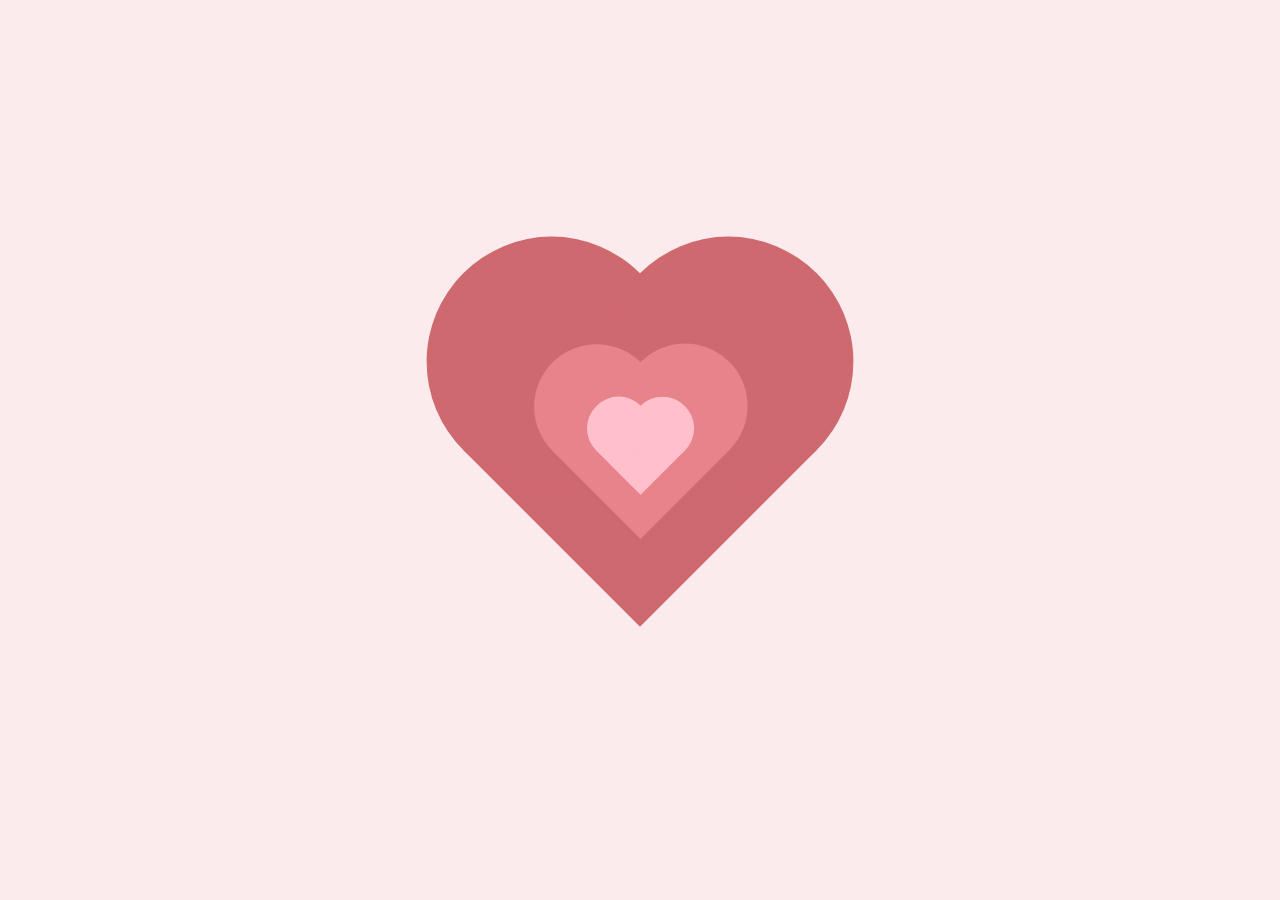
<file: index.html>
<!-- <h1>wdcdcsdcsd</h1> -->
    
        

        <!DOCTYPE html>
        <html lang="en">
        <head>
            <meta charset="UTF-8">
            <meta name="viewport" content="width=device-width, initial-scale=1.0">
            <link rel="stylesheet" href="index.css">
            <title>Love</title>
        </head>
        <body>
            <div class="back"></div>
            <div class="love"></div>
            <div class="love-1"></div>
                             <a class="love-2" href="./middle.html"></a>


           
            
          
        </body>

        </html>
</file>
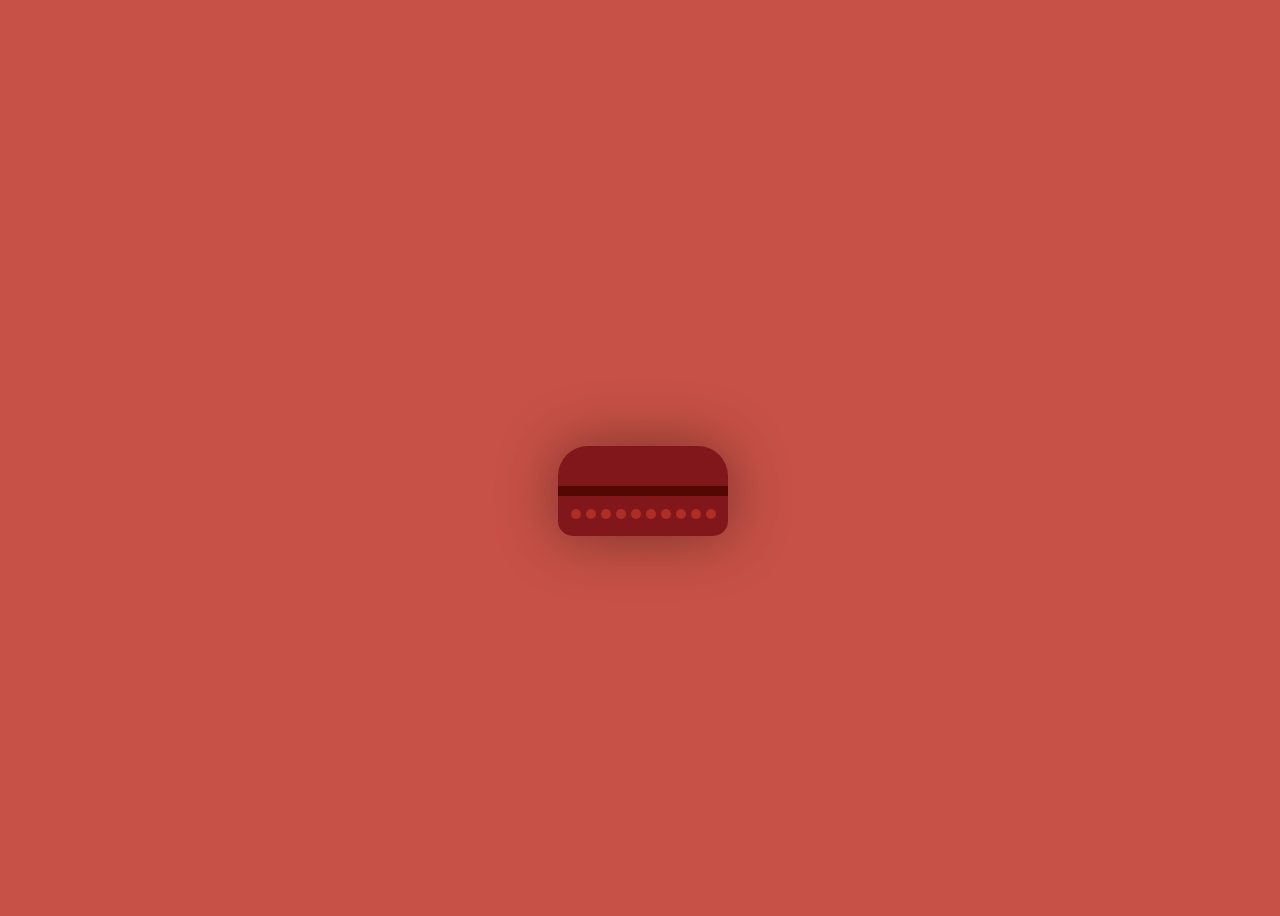
<file: box.html>
<!DOCTYPE html>
<html lang="en">
<head>
    <meta charset="UTF-8">
    <meta http-equiv="X-UA-Compatible" content="IE=edge">
    <meta name="viewport" content="width=device-width, initial-scale=1.0">
    <link rel="stylesheet" href="box.css">
    <title>Love</title>
</head>
<body>
    <div class="jewellery-box">
        <input id="open" type="checkbox">
        <label class="open" for="open"></label>
        <div class="bottom"></div>
        <div class="inner-top"></div>
        <div class="inner-bottom"></div>
        <div class="text">Ты выйдешь за меня?</div>
        <div class="diamond-ring">
          <div class="diamond"></div>
          <div class="band"></div>
          <div class="inner"></div>
          <div class="details"></div>
        </div>
</body>
</html>
</file>
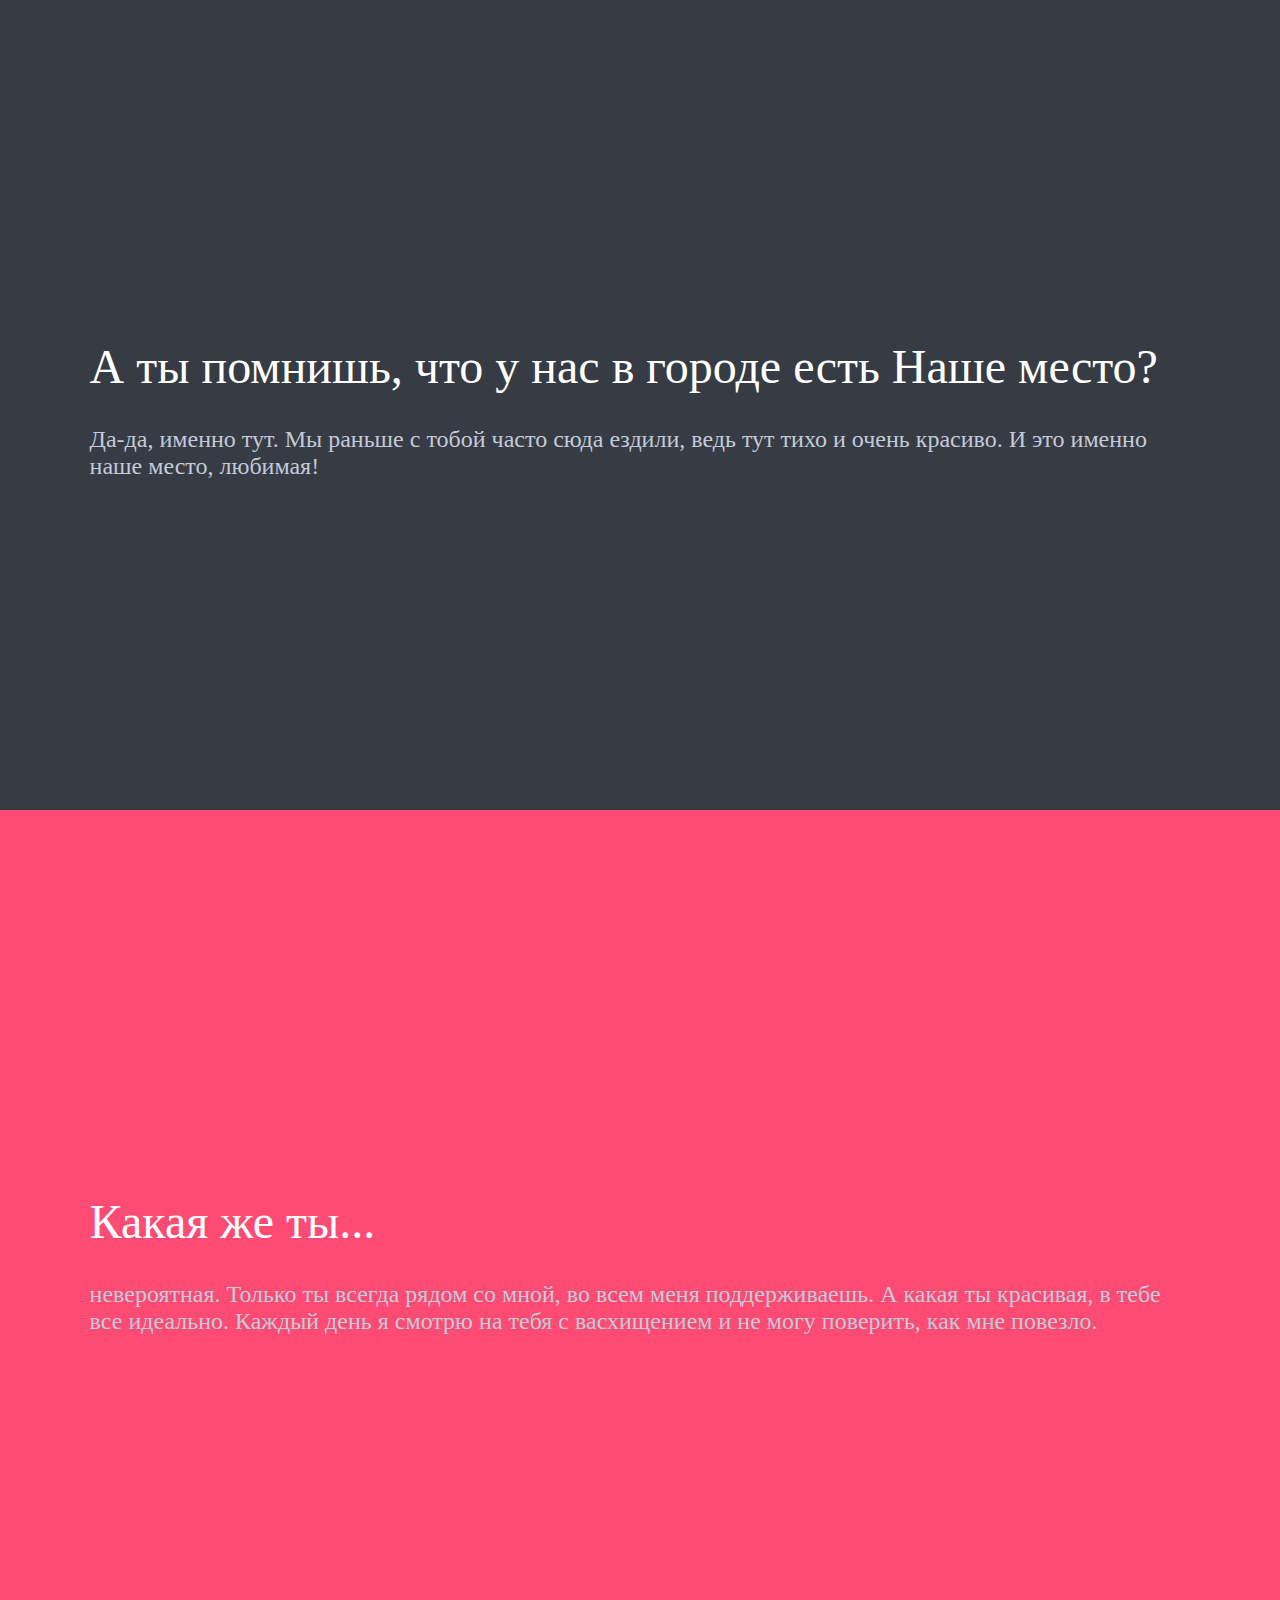
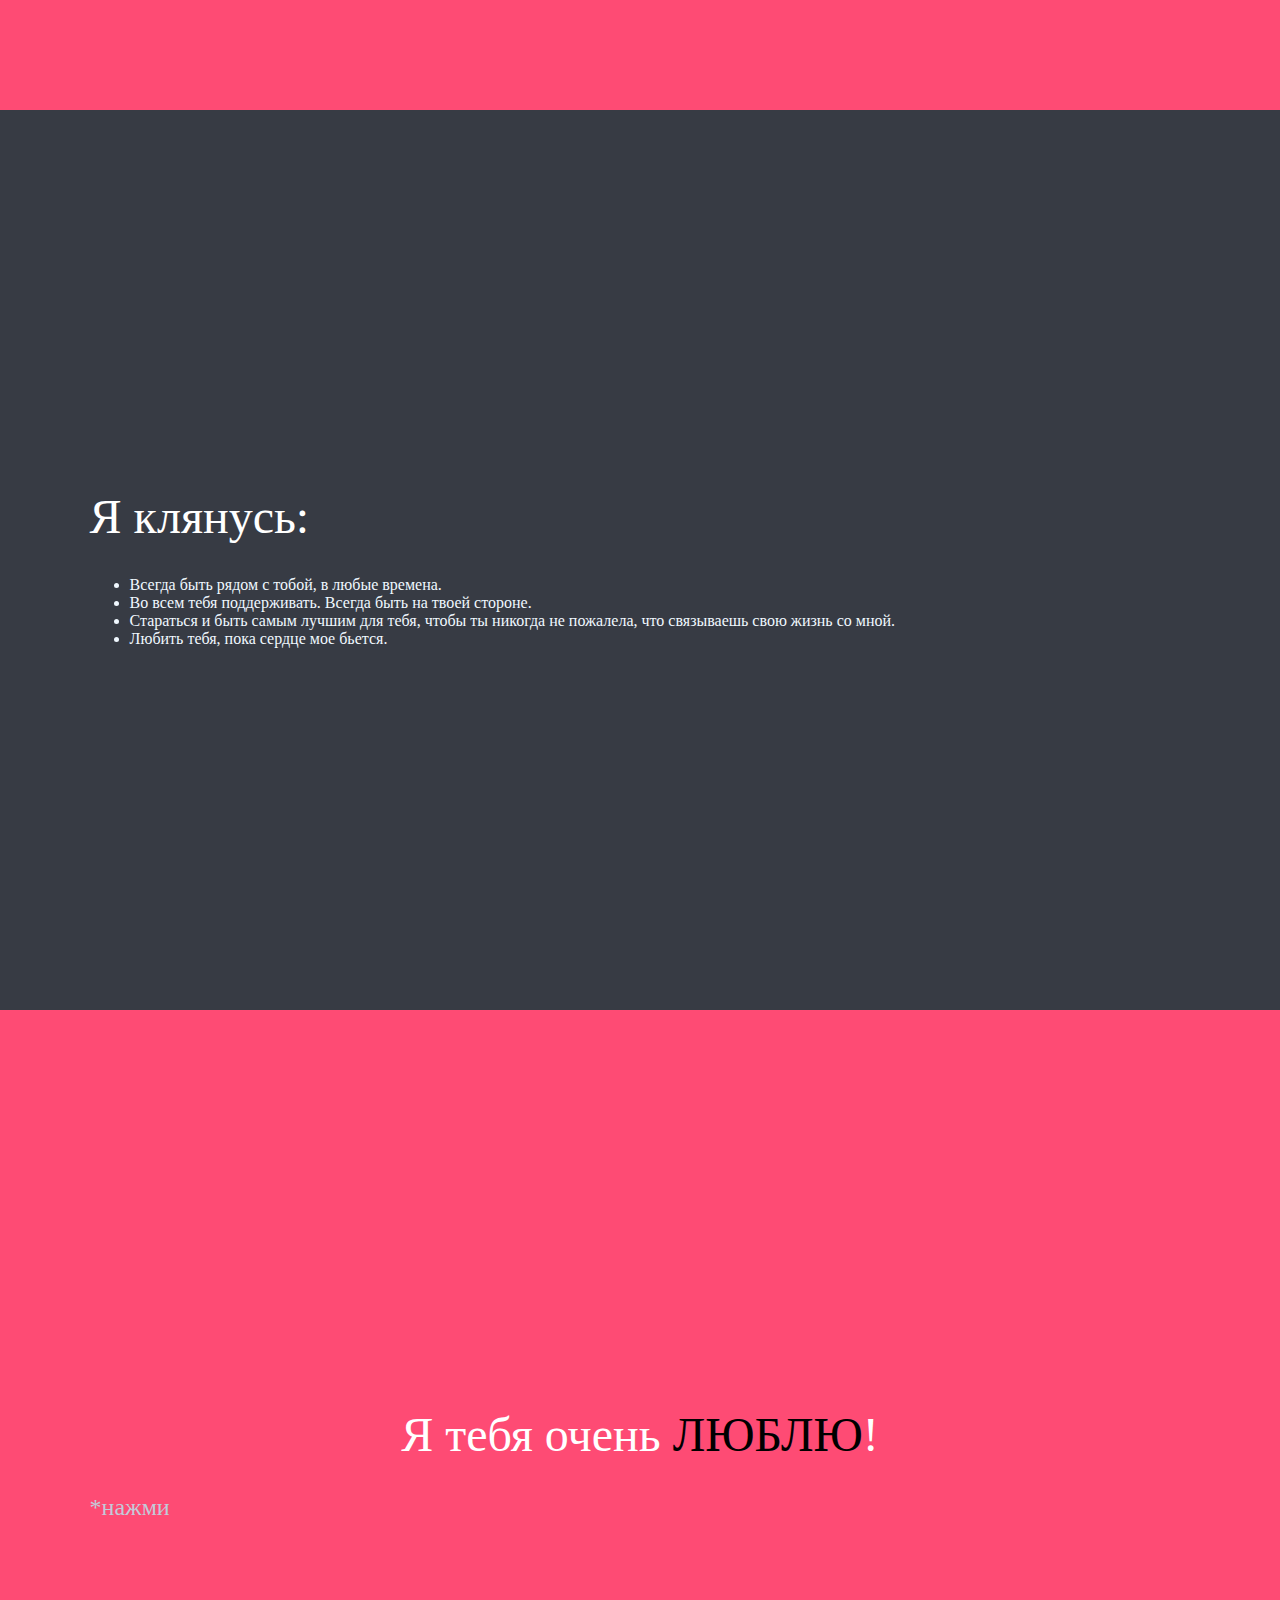
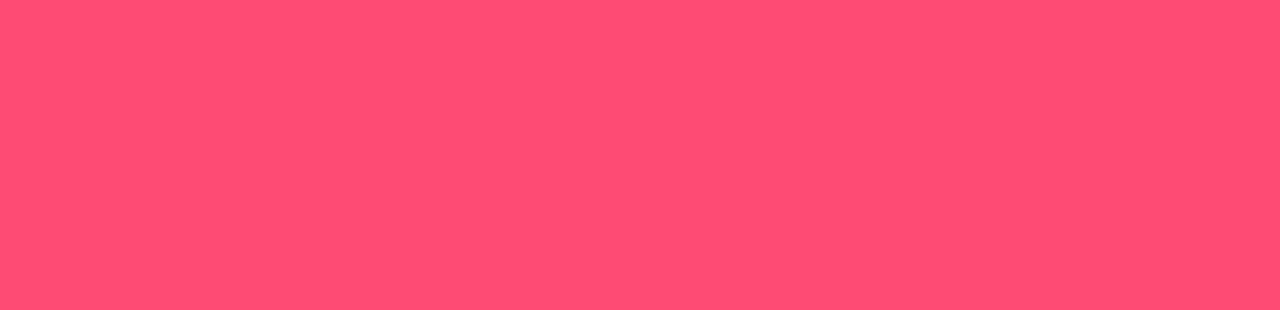
<file: middle.html>
<!DOCTYPE html>
<html lang="en">
<head>
    <meta charset="UTF-8">
    <meta http-equiv="X-UA-Compatible" content="IE=edge">
    <meta name="viewport" content="width=device-width, initial-scale=1.0">
    <link rel="stylesheet" href="midle.css">
    <!-- <script src="middle.js"></script> -->
    <title>Love</title>
</head>
<body>
    <section class="intro">  
        <div class="content">
          <h1>А ты помнишь, что у нас в городе есть Наше место?</h1>
          <p>Да-да, именно тут. Мы раньше с тобой часто сюда ездили, ведь тут тихо и очень красиво. И это именно наше место, любимая!</p>
       </div>
      </section>
      
      <section>  
        <div class="content">
          <h1>Какая же ты...</h1>
          <p>невероятная. Только ты всегда рядом со мной, во всем меня поддерживаешь. А какая ты красивая, в тебе все идеально. Каждый день я смотрю на тебя с васхищением и не могу поверить, как мне повезло.

          </p>
       </div>
      </section>
      
      <section>  
        <div class="content">
          <h1>Я клянусь:</h1>
          <ul style="color:aliceblue">
            <li>Всегда быть рядом с тобой, в любые времена.</li>
            <li>Во всем тебя поддерживать. Всегда быть на твоей стороне.</li>
            <li>Стараться и быть самым лучшим для тебя, чтобы ты никогда не пожалела, что связываешь свою жизнь со мной.</li>
            <li>Любить тебя, пока сердце мое бьется.</li>

          </ul>
       </div>
      </section>
      
      <section>  
        <div class="content">
          <h1 style="text-align: center;">Я  тебя очень <a style="color:black" href="./box.html">ЛЮБЛЮ</a>!</h1>
          <p>*нажми</p>
         
       </div>
      </section>
      
    
      
</body>
</html>
</file>
<file: index.css>
.back {
    position: fixed;
    padding: 0;
    margin: 0;
    top: 0;
    left: 0;
    width: 100%;
    height: 100%;
    background: rgb(252, 235, 236);
    animation-name: back;
    animation-duration: 3s;
    animation-iteration-count: infinite;
    }
.love {
    position: absolute;
    background-color: rgb(207, 105, 112);
    width: 250px;
    height: 250px;
    margin: auto;
    top: 0;
    left: 0;
    bottom: 0;
    right: 0;
    transform: rotate(-45deg);
    animation-name: love;
    animation-duration: 3s;
    animation-delay: 1s;
    animation-iteration-count: infinite;
}
.love::before {
    content: "";
    position: absolute;
    background-color: rgb(207, 105, 112);
    border-radius: 50%;
    width: 250px;
    height: 250px;
    top: -125px;
    left: 0px;
}
.love::after {
    content: "";
    position: absolute;
    background-color: rgb(207, 105, 112);
    border-radius: 50%;
    width: 250px;
    height: 250px;
    left: 125px;
    top: 0px;
}
.test{
    z-index: 3000;
    width: 100px;
    height: 100px;
}

@keyframes back {
    50% {
        background: rgb(250, 211, 214);
    }
}
@keyframes love {
    50% {
        transform: scale(0.3) rotate(-45deg);
    }
}
/*love-1*/
.love-1 {
    position: absolute;
    background-color: rgb(231, 132, 139);
    width: 125px;
    height: 125px;
    margin: auto;
    top: 0;
    left: 0;
    bottom: 0;
    right: 0;
    transform: rotate(-45deg);
    animation-name: love-1;
    animation-duration: 2s;
    animation-delay: 1.7s;
    animation-iteration-count: infinite;
}
.love-1::before {
    content: "";
    position: absolute;
    background-color: rgb(231, 132, 139);
    border-radius: 50%;
    width: 125px;
    height: 125px;
    top: -62.5px;
    left: 0px;
}
.love-1::after {
    content: "";
    position: absolute;
    background-color: rgb(231, 132, 139);
    border-radius: 50%;
    width: 125px;
    height: 125px;
    left: 62.5px;
    top: 0px;
}

@keyframes love-1{
    50% {
        transform: scale(0.5) rotate(-45deg);
    }
}
/*love-2*/
.love-2 {
    position: absolute;
    background-color: pink;
    width: 62.5px;
    height: 62.5px;
    margin: auto;
    top: 0;
    left: 0;
    bottom: 0;
    right: 0;
    transform: rotate(-45deg);
    animation-name: love-2;
    animation-duration: 1s;
    animation-delay: 1s;
    animation-iteration-count: infinite;
}
.love-2::before {
    content: "";
    position: absolute;
    background-color: pink;
    border-radius: 50%;
    width: 62.5px;
    height: 62.5px;
    top: -31.25px;
    left: 0px;
}
.love-2::after {
    content: "";
    position: absolute;
    background-color: pink;
    border-radius: 50%;
    width: 62.5px;
    height: 62.5px;
    left: 31.25px;
    top: 0px;
}

@keyframes love-2 {
    50% {
        transform: scale(1.25) rotate(-45deg);
    }
}
</file>
<file: box.css>
@import url('https://fonts.googleapis.com/css2?family=Mochiy+Pop+P+One&display=swap');

body {
  justify-content: center;
  align-items: center;
  height: 100vh;
  display: flex;
  background-color: #c75146;
  overflow: hidden;
}

.jewellery-box {
  position: relative;
  filter: drop-shadow(0 0 30px rgba(0,0,0,0.4));
}

input#open {
  display: none;
}

.diamond-ring {
  position: relative;
}

.diamond {
	position: relative;
  border-style: solid;
  border-color: transparent transparent #27c3f3 transparent;
  border-width: 0 5px 5px 5px;
  height: 0;
  width: 15px; 
  z-index:1;
}
.diamond:before {
  content: "";
  position: absolute;
  top: 5px;
  left: -5px;
  width: 0;
  height: 0;
  border-style: solid;
  border-color: #27c3f3 transparent transparent transparent;
  border-width: 15px 12.5px 0 12.5px;
}

.diamond:after {
  content:"";
  position: absolute;
  border-style: solid;
  border-color: #7fd4f9 transparent transparent transparent;
  border-width: 15px 7px 7px;
  width:0;
  height:0;
  left:0.5px;
  top:5px;
}

.inner {
  position:absolute;
  background-color: #cf7b4a;
  width:70px;
  height:15px;
  z-index:3;
  left:-20px;
  top:55px;
  border-radius:20px 20px 0 0;
}

.band {
  position: absolute;
  width:45px;
  height:45px;
  border: 5px solid #fed53f;
  border-radius: 50%;
  top:15px;
  left:-15px;
  z-index:1;
}

.band:before, .band:after {
  content:"+";
  position: absolute;
  color:rgba(255,255,255,.5);
}

.band:before {
  left:5px;
  top:-15px;
  font-size:7px;
  text-shadow: 20px -12px;
  animation: shine .5s linear infinite;
}

.band:after {
  left:32px;
  top:-12px;
  font-size:9px;
  text-shadow: -19px -18px;
  animation: shine .5s linear infinite .2s;
}

@keyframes shine {
  from {opacity:1;}
  to {opacity:0;}
}

.open {
  position: absolute;
  z-index:5;
  background-color: #81171b;
  width: 170px;
  height:40px;
  border-radius: 30px 30px 0 0;
  left:-70px;
  top:-10px;
  transition: .1s;
  cursor: pointer;
}

.bottom {
  position: absolute;
  z-index:5;
  background-color: #81171b;
  width:170px;
  height:40px;
  box-shadow: 0 -10px #540804;
  border-radius: 0 0 15px 15px;
  top:40px;
  left:-70px;
  transition: .1s;
}

.bottom:before {
  content:"";
  position: absolute;
  border-radius:50%;
  width:10px;
  height:10px;
  background-color: #ad2e24;
  top:13px;
  left:13px;
  box-shadow: 15px 0 #ad2e24, 30px 0 #ad2e24, 45px 0 #ad2e24, 60px 0 #ad2e24, 75px 0 #ad2e24, 90px 0 #ad2e24, 105px 0 #ad2e24, 120px 0 #ad2e24, 135px 0 #ad2e24;
}

#open:checked + .open {
  transform: translateY(-40px);
}

#open:checked ~  .bottom {
  transform: translateY(45px);
}

.inner-top {
  position: absolute;
  width:150px;
  height:0;
  border-style: solid;
  border-width: 0 10px 50px 10px;
  border-color: transparent transparent #912820 transparent;
  transition: .1s;
  transform-origin: top;
  left:-70px;
  top:40px;
  transform: rotateX(85deg);
}

.inner-top:before {
  content:"";
  position: absolute;
  width:130px;
  height:0;
  border-style: solid;
  border-width: 0 10px 50px 10px;
  border-color: transparent transparent #ad2e24 transparent;
  transition: .1s;
  transform-origin: top;
  left:0;
  top:0;
}

#open:checked ~  .inner-top {
  transform: rotateX(180deg);
}

.inner-bottom {
  position: absolute;
  width:150px;
  height:0;
  border-style: solid;
  border-width: 0 10px 60px 10px;
  border-color: transparent transparent #732019 transparent;
  transition: .1s;
  transform-origin: top;
  left:-70px;
  top:40px;
  transform: rotateX(85deg);
}

.inner-bottom:before {
  content:"";
  position: absolute;
  width:130px;
  height:0;
  border-style: solid;
  border-width: 0 10px 60px 10px;
  border-color: transparent transparent #cf7b4a transparent;
  transition: .1s;
  transform-origin: top;
  left:0;
  top:0;
}

#open:checked ~  .inner-bottom {
  transform: rotateX(-40deg);
}

.details {
  position: absolute;
  width:132px;
  background-color: #cf7b4a;
  border-radius:20px 20px 0 0;
  height:10px;
  left:-51px;
  top:35px;
}

.text {
  position: absolute;
  color: white;
  font-family: 'Mochiy Pop P One', sans-serif;
  font-size: 30px;
  transition: .3s;
  width:300px;
  text-align: center;
  top:-165px;
  left:-130px;
  opacity:0;
}

#open:checked ~  .text {
  opacity:1;
}
</file>
<file: midle.css>
* {
    box-sizing: border-box; 
  }
  
  body {
    margin: 0; 
    font-weight: 500;
    font-family: 'HelveticaNeue';
  }
  
  section {
    width: 100%;
    padding: 0 7%;
    display: table;
    margin: 0;
    max-width: none;
    background-color: #373B44;
    height: 100vh;
    
   
  } 
  section:nth-of-type(2n) {
      background-color: #FE4B74;
    }
  
  .intro {
    height: 90vh;
  }
  
  .content {
    display: table-cell;
    vertical-align: middle;
  }
  
  h1 {
    font-size: 3em;
    display: block;
    color: white;
    font-weight: 300;
  }
  
  p {
    font-size: 1.5em;
    font-weight: 500;
    color: #C3CAD9;
  }
  
  a {
    font-weight: 700;
    color: #373B44;
    position: relative;
    
    
  }
  a:hover{ 
      opacity: 0.8;
    }
    
    a:active {
      top: 1px;
    }
  footer {
    padding: 1% 5%;
    text-align:center;
    background-color: #373B44;
    color: white;
    
    
  }a {
      color: #FE4B74;
      font-weight: 500;
      text-decoration: none;
    }
</file>
